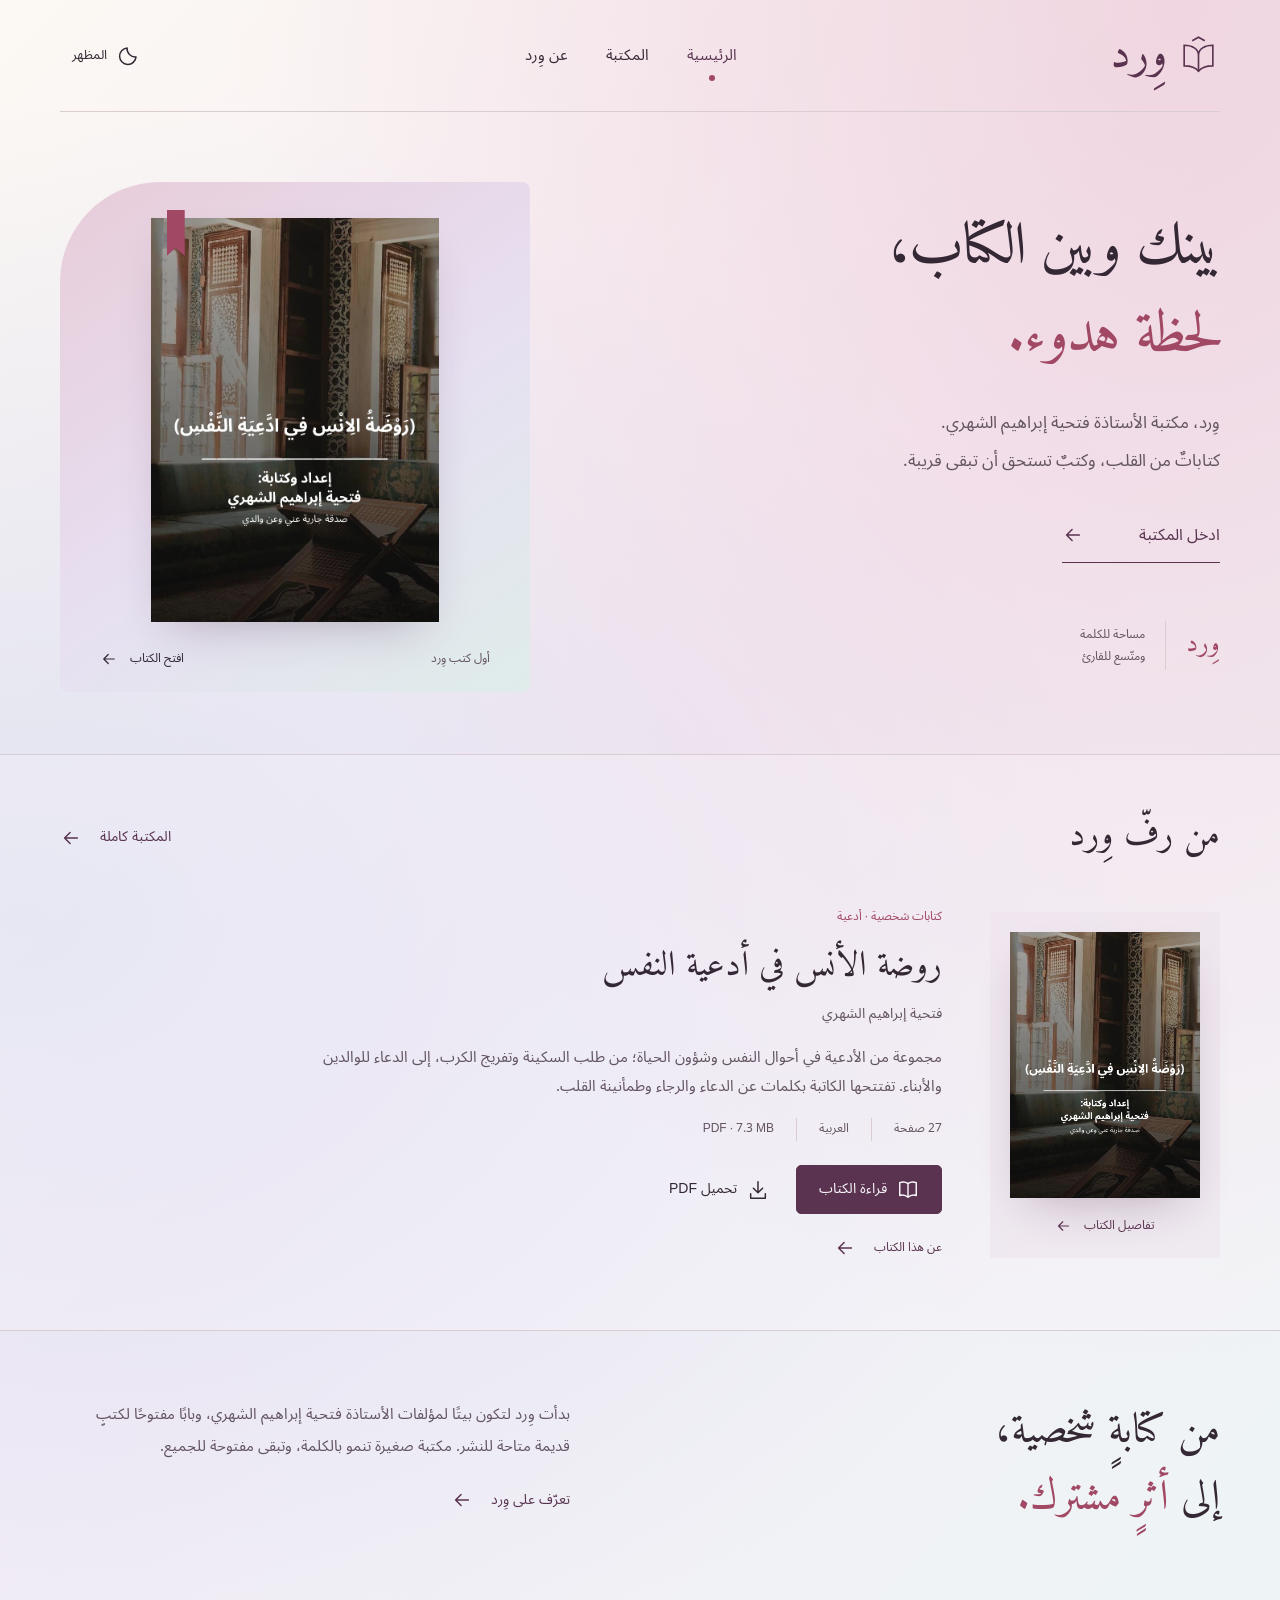
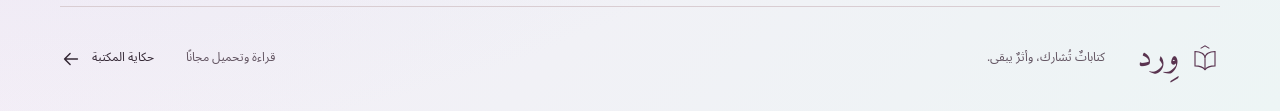
<file: index.html>
<!doctype html><html lang="ar" dir="rtl"><head><meta charset="utf-8"><meta name="viewport" content="width=device-width,initial-scale=1"><title>مكتبة تقرأ على مهل | وِرد</title><meta name="description" content="وِرد، مكتبة عربية لمؤلفات فتحية إبراهيم الشهري والكتب القديمة المتاحة مجانًا."><meta name="theme-color" content="#f9f6f2"><link rel="icon" href="assets/favicon.svg" type="image/svg+xml"><link rel="preload" href="assets/fonts/amiri.woff2" as="font" type="font/woff2" crossorigin><link rel="preload" href="assets/fonts/sans.woff2" as="font" type="font/woff2" crossorigin><link rel="stylesheet" href="styles.css?v=wird-speed-4"><script src="catalog.js?v=wird-speed-4" defer></script><script>(()=>{try{const saved=localStorage.getItem('wird-theme');document.documentElement.dataset.theme=saved||(matchMedia('(prefers-color-scheme: dark)').matches?'dark':'light')}catch{document.documentElement.dataset.theme='light'}})();</script><script src="app.js?v=wird-speed-4" defer></script></head><body class="page-home"><a class="skip" href="#main">انتقل إلى المحتوى</a><header class="site-header shell"><a class="brand" href="index.html" aria-label="وِرد، الرئيسية"><span class="logo-mark" aria-hidden="true"><svg viewBox="0 0 48 48" fill="none"><path d="M8 12c9 0 16 4 16 11C24 16 31 12 40 12v23c-7 0-13 2-16 6-3-4-9-6-16-6Z" stroke="currentColor" stroke-width="1.8"/><path d="M24 23v18M17 7l7-4 7 4" stroke="currentColor" stroke-width="1.8"/></svg></span><span class="wordmark">وِرد</span></a><nav aria-label="التنقل الرئيسي"><a href="index.html" aria-current="page">الرئيسية</a><a href="library.html" >المكتبة</a><a href="about.html" >عن وِرد</a></nav><button class="theme-toggle" aria-label="تفعيل المظهر الداكن" title="تغيير المظهر"><svg viewBox="0 0 24 24" fill="none" stroke="currentColor" stroke-width="1.6" stroke-linecap="round" stroke-linejoin="round" aria-hidden="true"><path d="M20.8 13A9 9 0 0 1 11 3.2 9 9 0 1 0 20.8 13Z"/></svg><span>المظهر</span></button></header><main id="main"><section class="home-intro shell"><div class="intro-copy"><h1>بينك وبين الكتاب،<br><em>لحظة هدوء.</em></h1><p>وِرد، مكتبة الأستاذة فتحية إبراهيم الشهري.<br>كتاباتٌ من القلب، وكتبٌ تستحق أن تبقى قريبة.</p><a class="browse-link" href="library.html">ادخل المكتبة <svg viewBox="0 0 24 24" fill="none" stroke="currentColor" stroke-width="1.6" stroke-linecap="round" stroke-linejoin="round" aria-hidden="true"><path d="M19 12H5m6-6-6 6 6 6"/></svg></a><div class="intro-note"><span class="small-mark" aria-hidden="true">وِرد</span><span>مساحة للكلمة<br>ومتّسع للقارئ</span></div></div><div class="featured"><a href="book.html" class="featured-cover"><img fetchpriority="high" decoding="async" class="" src="covers/rawdat-al-uns.webp" alt="الغلاف الأصلي لكتاب روضة الأنس في أدعية النفس" width="715" height="1000"><span class="book-ribbon" aria-hidden="true"></span></a><div class="featured-caption"><span>أول كتب وِرد</span><a href="reader.html">افتح الكتاب <svg viewBox="0 0 24 24" fill="none" stroke="currentColor" stroke-width="1.6" stroke-linecap="round" stroke-linejoin="round" aria-hidden="true"><path d="M19 12H5m6-6-6 6 6 6"/></svg></a></div></div></section><section class="home-shelf"><div class="shell"><div class="section-heading"><h2>من رفّ وِرد</h2><a class="underlink" href="library.html">المكتبة كاملة <svg viewBox="0 0 24 24" fill="none" stroke="currentColor" stroke-width="1.6" stroke-linecap="round" stroke-linejoin="round" aria-hidden="true"><path d="M19 12H5m6-6-6 6 6 6"/></svg></a></div><article class="book-entry"><a href="book.html" class="book-image"><img class="" src="covers/rawdat-al-uns.webp" alt="الغلاف الأصلي لكتاب روضة الأنس في أدعية النفس" width="715" height="1000"><span class="cover-open">تفاصيل الكتاب <svg viewBox="0 0 24 24" fill="none" stroke="currentColor" stroke-width="1.6" stroke-linecap="round" stroke-linejoin="round" aria-hidden="true"><path d="M19 12H5m6-6-6 6 6 6"/></svg></span></a><div class="entry-copy"><span class="category-label">كتابات شخصية · أدعية</span><h2><a href="book.html">روضة الأنس في أدعية النفس</a></h2><p class="author">فتحية إبراهيم الشهري</p><p>مجموعة من الأدعية في أحوال النفس وشؤون الحياة؛ من طلب السكينة وتفريج الكرب، إلى الدعاء للوالدين والأبناء. تفتتحها الكاتبة بكلمات عن الدعاء والرجاء وطمأنينة القلب.</p><div class="metadata">27 صفحة <span>العربية</span><span>PDF · 7.3 MB</span></div><div class="actions "><a class="button primary" href="reader.html"><svg viewBox="0 0 24 24" fill="none" stroke="currentColor" stroke-width="1.6" stroke-linecap="round" stroke-linejoin="round" aria-hidden="true"><path d="M12 5v15m0-15C8 2 3 4 3 4v14s5-2 9 2c4-4 9-2 9-2V4s-5-2-9 1Z"/></svg>قراءة الكتاب</a><a class="button text-button" href="books/rawdat-al-uns.pdf" download="روضة الأنس في أدعية النفس.pdf"><svg viewBox="0 0 24 24" fill="none" stroke="currentColor" stroke-width="1.6" stroke-linecap="round" stroke-linejoin="round" aria-hidden="true"><path d="M12 3v12m-5-5 5 5 5-5M4 16v5h16v-5"/></svg>تحميل PDF</a></div><a class="underlink" href="book.html">عن هذا الكتاب <svg viewBox="0 0 24 24" fill="none" stroke="currentColor" stroke-width="1.6" stroke-linecap="round" stroke-linejoin="round" aria-hidden="true"><path d="M19 12H5m6-6-6 6 6 6"/></svg></a></div></article></div></section><section class="about-invitation shell"><p>من كتابةٍ شخصية،<br>إلى <em>أثرٍ مشترك.</em></p><div><p>بدأت وِرد لتكون بيتًا لمؤلفات الأستاذة فتحية إبراهيم الشهري، وبابًا مفتوحًا لكتبٍ قديمة متاحة للنشر. مكتبة صغيرة تنمو بالكلمة، وتبقى مفتوحة للجميع.</p><a class="underlink" href="about.html">تعرّف على وِرد <svg viewBox="0 0 24 24" fill="none" stroke="currentColor" stroke-width="1.6" stroke-linecap="round" stroke-linejoin="round" aria-hidden="true"><path d="M19 12H5m6-6-6 6 6 6"/></svg></a></div></section></main><footer class="shell site-footer"><a href="index.html" class="brand footer-logo" aria-label="وِرد، الرئيسية"><span class="logo-mark" aria-hidden="true"><svg viewBox="0 0 48 48" fill="none"><path d="M8 12c9 0 16 4 16 11C24 16 31 12 40 12v23c-7 0-13 2-16 6-3-4-9-6-16-6Z" stroke="currentColor" stroke-width="1.8"/><path d="M24 23v18M17 7l7-4 7 4" stroke="currentColor" stroke-width="1.8"/></svg></span><span class="wordmark">وِرد</span></a><p>كتاباتٌ تُشارك، وأثرٌ يبقى.</p><span>قراءة وتحميل مجانًا</span><a href="about.html">حكاية المكتبة <svg viewBox="0 0 24 24" fill="none" stroke="currentColor" stroke-width="1.6" stroke-linecap="round" stroke-linejoin="round" aria-hidden="true"><path d="M19 12H5m6-6-6 6 6 6"/></svg></a></footer></body></html>
</file>
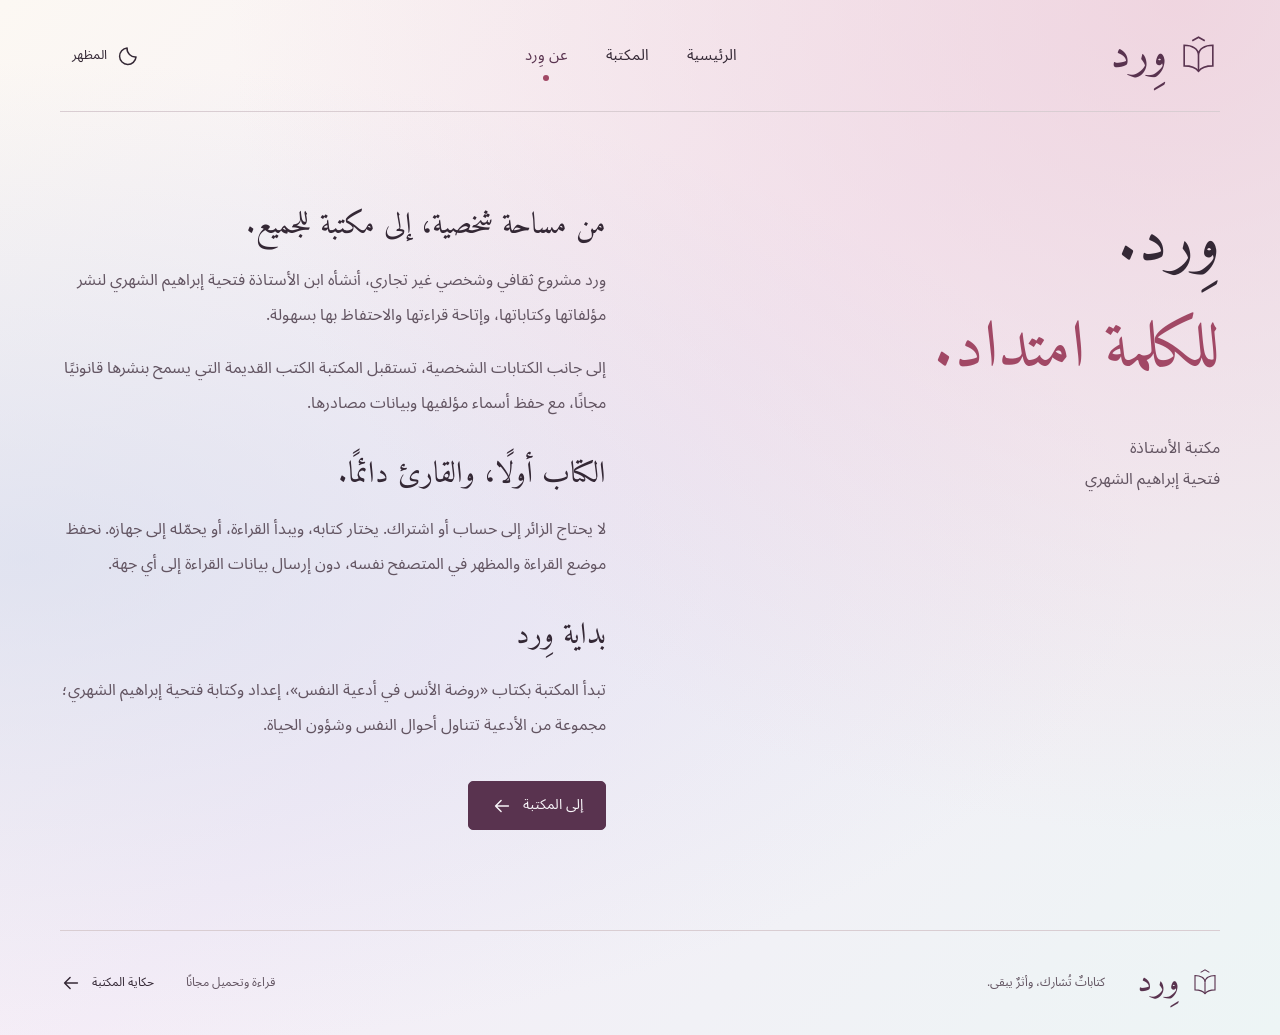
<file: about.html>
<!doctype html><html lang="ar" dir="rtl"><head><meta charset="utf-8"><meta name="viewport" content="width=device-width,initial-scale=1"><title>عن وِرد | وِرد</title><meta name="description" content="وِرد، مكتبة عربية لمؤلفات فتحية إبراهيم الشهري والكتب القديمة المتاحة مجانًا."><meta name="theme-color" content="#f9f6f2"><link rel="icon" href="assets/favicon.svg" type="image/svg+xml"><link rel="preload" href="assets/fonts/amiri.woff2" as="font" type="font/woff2" crossorigin><link rel="preload" href="assets/fonts/sans.woff2" as="font" type="font/woff2" crossorigin><link rel="stylesheet" href="styles.css?v=wird-speed-4"><script src="catalog.js?v=wird-speed-4" defer></script><script>(()=>{try{const saved=localStorage.getItem('wird-theme');document.documentElement.dataset.theme=saved||(matchMedia('(prefers-color-scheme: dark)').matches?'dark':'light')}catch{document.documentElement.dataset.theme='light'}})();</script><script src="app.js?v=wird-speed-4" defer></script></head><body class="page-about"><a class="skip" href="#main">انتقل إلى المحتوى</a><header class="site-header shell"><a class="brand" href="index.html" aria-label="وِرد، الرئيسية"><span class="logo-mark" aria-hidden="true"><svg viewBox="0 0 48 48" fill="none"><path d="M8 12c9 0 16 4 16 11C24 16 31 12 40 12v23c-7 0-13 2-16 6-3-4-9-6-16-6Z" stroke="currentColor" stroke-width="1.8"/><path d="M24 23v18M17 7l7-4 7 4" stroke="currentColor" stroke-width="1.8"/></svg></span><span class="wordmark">وِرد</span></a><nav aria-label="التنقل الرئيسي"><a href="index.html" >الرئيسية</a><a href="library.html" >المكتبة</a><a href="about.html" aria-current="page">عن وِرد</a></nav><button class="theme-toggle" aria-label="تفعيل المظهر الداكن" title="تغيير المظهر"><svg viewBox="0 0 24 24" fill="none" stroke="currentColor" stroke-width="1.6" stroke-linecap="round" stroke-linejoin="round" aria-hidden="true"><path d="M20.8 13A9 9 0 0 1 11 3.2 9 9 0 1 0 20.8 13Z"/></svg><span>المظهر</span></button></header><main id="main"><section class="shell about-page"><div class="about-title"><h1>وِرد.<br><em>للكلمة امتداد.</em></h1><p>مكتبة الأستاذة<br>فتحية إبراهيم الشهري</p></div><div class="about-body"><h2>من مساحة شخصية، إلى مكتبة للجميع.</h2><p>وِرد مشروع ثقافي وشخصي غير تجاري، أنشأه ابن الأستاذة فتحية إبراهيم الشهري لنشر مؤلفاتها وكتاباتها، وإتاحة قراءتها والاحتفاظ بها بسهولة.</p><p>إلى جانب الكتابات الشخصية، تستقبل المكتبة الكتب القديمة التي يسمح بنشرها قانونيًا مجانًا، مع حفظ أسماء مؤلفيها وبيانات مصادرها.</p><h2>الكتاب أولًا، والقارئ دائمًا.</h2><p>لا يحتاج الزائر إلى حساب أو اشتراك. يختار كتابه، ويبدأ القراءة، أو يحمّله إلى جهازه. نحفظ موضع القراءة والمظهر في المتصفح نفسه، دون إرسال بيانات القراءة إلى أي جهة.</p><h2>بداية وِرد</h2><p>تبدأ المكتبة بكتاب «روضة الأنس في أدعية النفس»، إعداد وكتابة فتحية إبراهيم الشهري؛ مجموعة من الأدعية تتناول أحوال النفس وشؤون الحياة.</p><a class="button primary" href="library.html">إلى المكتبة <svg viewBox="0 0 24 24" fill="none" stroke="currentColor" stroke-width="1.6" stroke-linecap="round" stroke-linejoin="round" aria-hidden="true"><path d="M19 12H5m6-6-6 6 6 6"/></svg></a></div></section></main><footer class="shell site-footer"><a href="index.html" class="brand footer-logo" aria-label="وِرد، الرئيسية"><span class="logo-mark" aria-hidden="true"><svg viewBox="0 0 48 48" fill="none"><path d="M8 12c9 0 16 4 16 11C24 16 31 12 40 12v23c-7 0-13 2-16 6-3-4-9-6-16-6Z" stroke="currentColor" stroke-width="1.8"/><path d="M24 23v18M17 7l7-4 7 4" stroke="currentColor" stroke-width="1.8"/></svg></span><span class="wordmark">وِرد</span></a><p>كتاباتٌ تُشارك، وأثرٌ يبقى.</p><span>قراءة وتحميل مجانًا</span><a href="about.html">حكاية المكتبة <svg viewBox="0 0 24 24" fill="none" stroke="currentColor" stroke-width="1.6" stroke-linecap="round" stroke-linejoin="round" aria-hidden="true"><path d="M19 12H5m6-6-6 6 6 6"/></svg></a></footer></body></html>
</file>
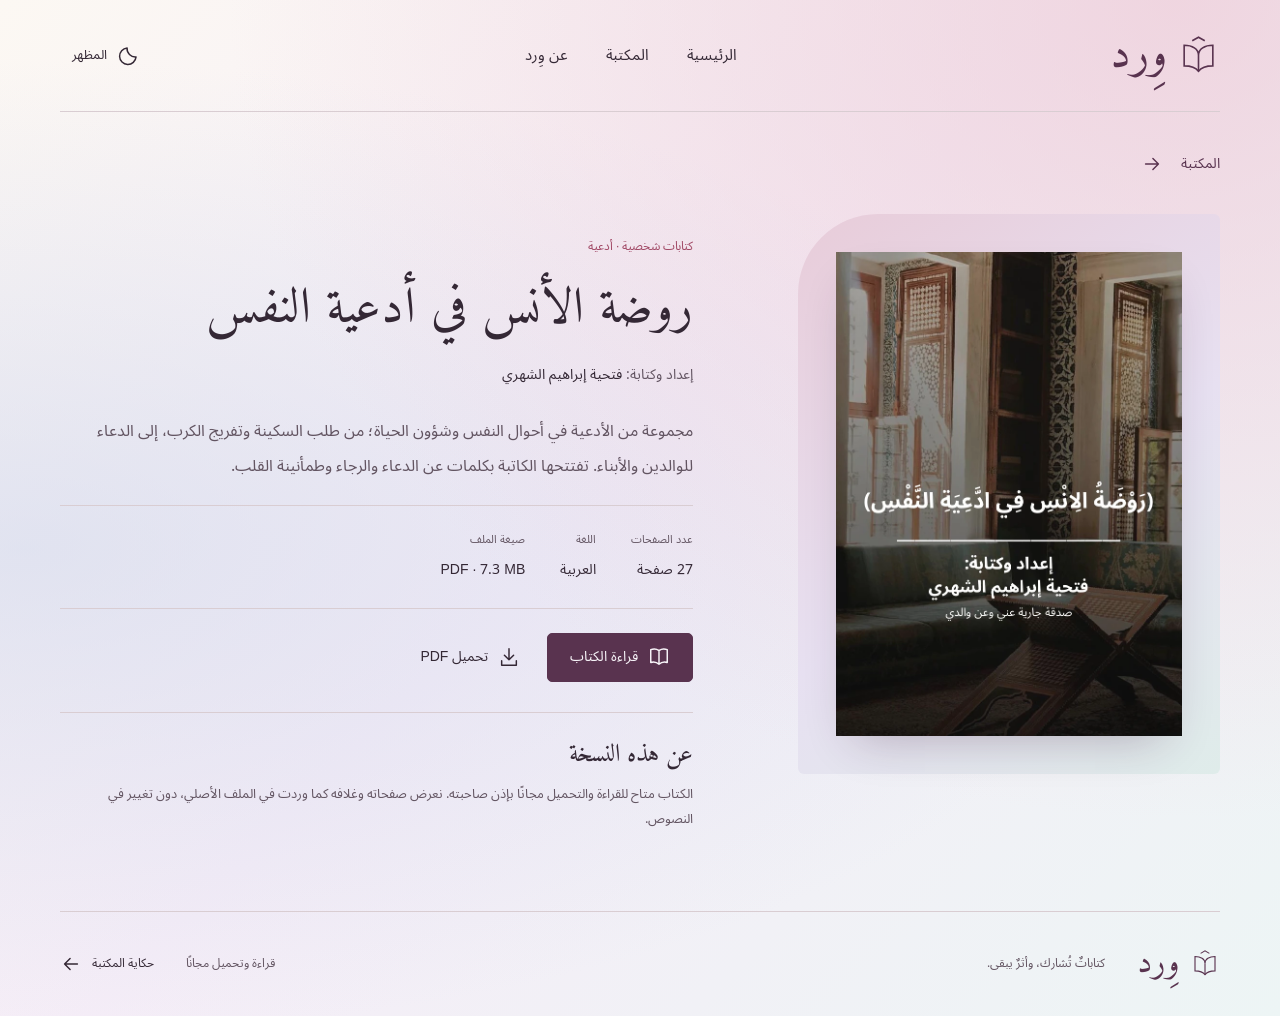
<file: book.html>
<!doctype html><html lang="ar" dir="rtl"><head><meta charset="utf-8"><meta name="viewport" content="width=device-width,initial-scale=1"><title>روضة الأنس في أدعية النفس | وِرد</title><meta name="description" content="وِرد، مكتبة عربية لمؤلفات فتحية إبراهيم الشهري والكتب القديمة المتاحة مجانًا."><meta name="theme-color" content="#f9f6f2"><link rel="icon" href="assets/favicon.svg" type="image/svg+xml"><link rel="preload" href="assets/fonts/amiri.woff2" as="font" type="font/woff2" crossorigin><link rel="preload" href="assets/fonts/sans.woff2" as="font" type="font/woff2" crossorigin><link rel="stylesheet" href="styles.css?v=wird-speed-4"><script src="catalog.js?v=wird-speed-4" defer></script><script>(()=>{try{const saved=localStorage.getItem('wird-theme');document.documentElement.dataset.theme=saved||(matchMedia('(prefers-color-scheme: dark)').matches?'dark':'light')}catch{document.documentElement.dataset.theme='light'}})();</script><script src="app.js?v=wird-speed-4" defer></script></head><body class="page-book"><a class="skip" href="#main">انتقل إلى المحتوى</a><header class="site-header shell"><a class="brand" href="index.html" aria-label="وِرد، الرئيسية"><span class="logo-mark" aria-hidden="true"><svg viewBox="0 0 48 48" fill="none"><path d="M8 12c9 0 16 4 16 11C24 16 31 12 40 12v23c-7 0-13 2-16 6-3-4-9-6-16-6Z" stroke="currentColor" stroke-width="1.8"/><path d="M24 23v18M17 7l7-4 7 4" stroke="currentColor" stroke-width="1.8"/></svg></span><span class="wordmark">وِرد</span></a><nav aria-label="التنقل الرئيسي"><a href="index.html" >الرئيسية</a><a href="library.html" >المكتبة</a><a href="about.html" >عن وِرد</a></nav><button class="theme-toggle" aria-label="تفعيل المظهر الداكن" title="تغيير المظهر"><svg viewBox="0 0 24 24" fill="none" stroke="currentColor" stroke-width="1.6" stroke-linecap="round" stroke-linejoin="round" aria-hidden="true"><path d="M20.8 13A9 9 0 0 1 11 3.2 9 9 0 1 0 20.8 13Z"/></svg><span>المظهر</span></button></header><main id="main"><section class="shell book-detail"><a class="underlink breadcrumb" href="library.html">المكتبة <svg viewBox="0 0 24 24" fill="none" stroke="currentColor" stroke-width="1.6" stroke-linecap="round" stroke-linejoin="round" aria-hidden="true"><path d="M19 12H5m6-6-6 6 6 6"/></svg></a><div class="detail-layout"><div class="detail-cover"><img class="" src="covers/rawdat-al-uns.webp" alt="الغلاف الأصلي لكتاب روضة الأنس في أدعية النفس" width="715" height="1000"></div><div class="detail-copy"><span class="category-label">كتابات شخصية · أدعية</span><h1>روضة الأنس في أدعية النفس</h1><p class="author">إعداد وكتابة: <strong>فتحية إبراهيم الشهري</strong></p><p class="description">مجموعة من الأدعية في أحوال النفس وشؤون الحياة؛ من طلب السكينة وتفريج الكرب، إلى الدعاء للوالدين والأبناء. تفتتحها الكاتبة بكلمات عن الدعاء والرجاء وطمأنينة القلب.</p><dl class="book-facts"><div><dt>عدد الصفحات</dt><dd>27 صفحة</dd></div><div><dt>اللغة</dt><dd>العربية</dd></div><div><dt>صيغة الملف</dt><dd>PDF · 7.3 MB</dd></div></dl><div class="actions "><a class="button primary" href="reader.html"><svg viewBox="0 0 24 24" fill="none" stroke="currentColor" stroke-width="1.6" stroke-linecap="round" stroke-linejoin="round" aria-hidden="true"><path d="M12 5v15m0-15C8 2 3 4 3 4v14s5-2 9 2c4-4 9-2 9-2V4s-5-2-9 1Z"/></svg>قراءة الكتاب</a><a class="button text-button" href="books/rawdat-al-uns.pdf" download="روضة الأنس في أدعية النفس.pdf"><svg viewBox="0 0 24 24" fill="none" stroke="currentColor" stroke-width="1.6" stroke-linecap="round" stroke-linejoin="round" aria-hidden="true"><path d="M12 3v12m-5-5 5 5 5-5M4 16v5h16v-5"/></svg>تحميل PDF</a></div><p class="reading-progress" id="reading-progress"></p><div class="book-note"><h2>عن هذه النسخة</h2><p>الكتاب متاح للقراءة والتحميل مجانًا بإذن صاحبته. نعرض صفحاته وغلافه كما وردت في الملف الأصلي، دون تغيير في النصوص أو الأدعية.</p></div></div></div></section></main><footer class="shell site-footer"><a href="index.html" class="brand footer-logo" aria-label="وِرد، الرئيسية"><span class="logo-mark" aria-hidden="true"><svg viewBox="0 0 48 48" fill="none"><path d="M8 12c9 0 16 4 16 11C24 16 31 12 40 12v23c-7 0-13 2-16 6-3-4-9-6-16-6Z" stroke="currentColor" stroke-width="1.8"/><path d="M24 23v18M17 7l7-4 7 4" stroke="currentColor" stroke-width="1.8"/></svg></span><span class="wordmark">وِرد</span></a><p>كتاباتٌ تُشارك، وأثرٌ يبقى.</p><span>قراءة وتحميل مجانًا</span><a href="about.html">حكاية المكتبة <svg viewBox="0 0 24 24" fill="none" stroke="currentColor" stroke-width="1.6" stroke-linecap="round" stroke-linejoin="round" aria-hidden="true"><path d="M19 12H5m6-6-6 6 6 6"/></svg></a></footer></body></html>
</file>
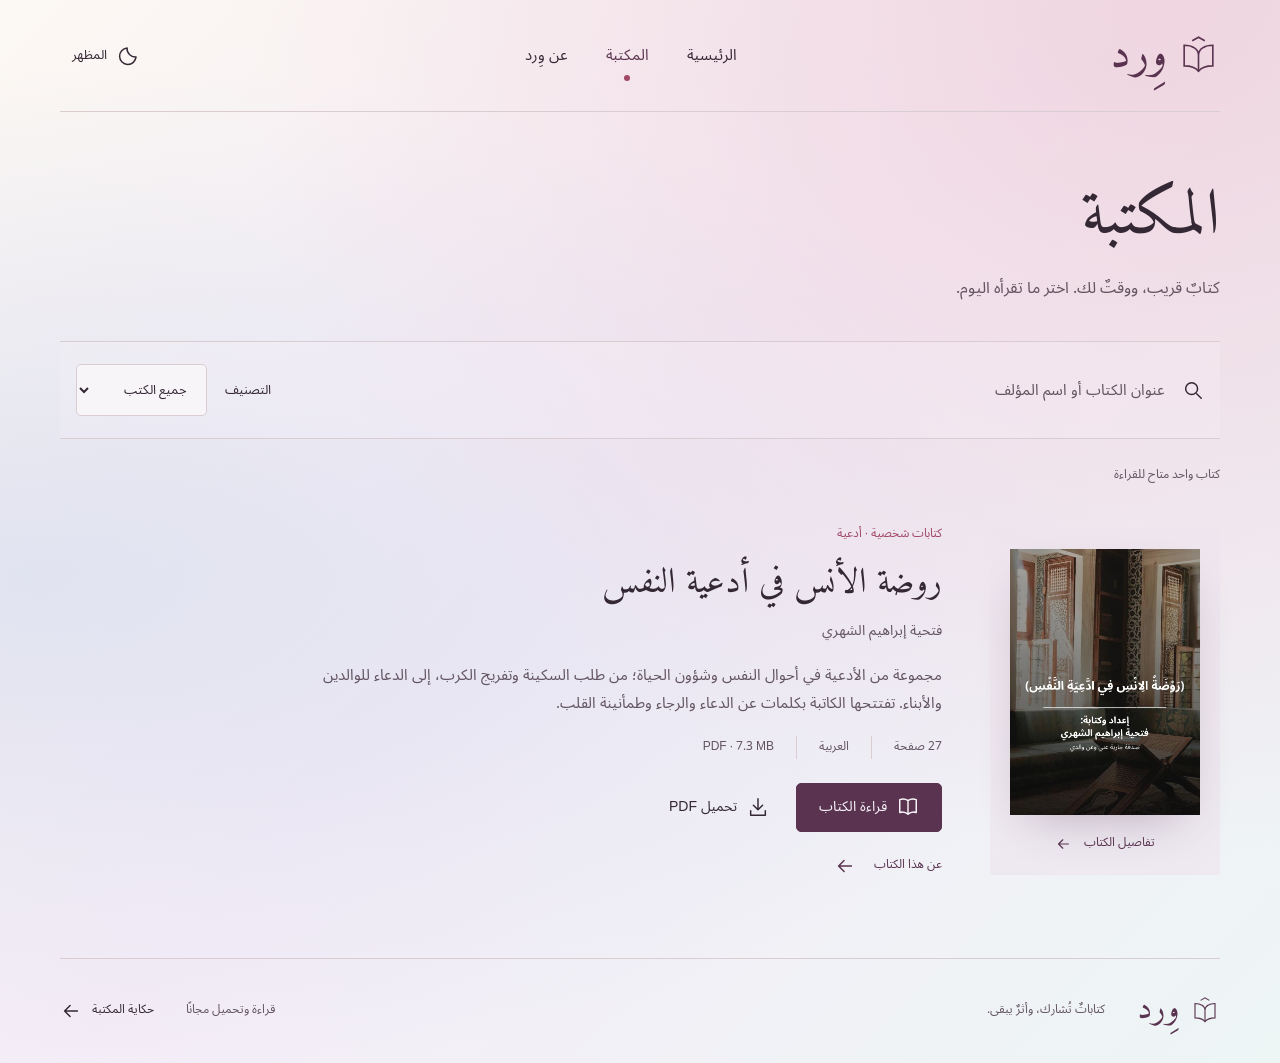
<file: library.html>
<!doctype html><html lang="ar" dir="rtl"><head><meta charset="utf-8"><meta name="viewport" content="width=device-width,initial-scale=1"><title>المكتبة | وِرد</title><meta name="description" content="وِرد، مكتبة عربية لمؤلفات فتحية إبراهيم الشهري والكتب القديمة المتاحة مجانًا."><meta name="theme-color" content="#f9f6f2"><link rel="icon" href="assets/favicon.svg" type="image/svg+xml"><link rel="preload" href="assets/fonts/amiri.woff2" as="font" type="font/woff2" crossorigin><link rel="preload" href="assets/fonts/sans.woff2" as="font" type="font/woff2" crossorigin><link rel="stylesheet" href="styles.css?v=wird-speed-4"><script src="catalog.js?v=wird-speed-4" defer></script><script>(()=>{try{const saved=localStorage.getItem('wird-theme');document.documentElement.dataset.theme=saved||(matchMedia('(prefers-color-scheme: dark)').matches?'dark':'light')}catch{document.documentElement.dataset.theme='light'}})();</script><script src="app.js?v=wird-speed-4" defer></script></head><body class="page-library"><a class="skip" href="#main">انتقل إلى المحتوى</a><header class="site-header shell"><a class="brand" href="index.html" aria-label="وِرد، الرئيسية"><span class="logo-mark" aria-hidden="true"><svg viewBox="0 0 48 48" fill="none"><path d="M8 12c9 0 16 4 16 11C24 16 31 12 40 12v23c-7 0-13 2-16 6-3-4-9-6-16-6Z" stroke="currentColor" stroke-width="1.8"/><path d="M24 23v18M17 7l7-4 7 4" stroke="currentColor" stroke-width="1.8"/></svg></span><span class="wordmark">وِرد</span></a><nav aria-label="التنقل الرئيسي"><a href="index.html" >الرئيسية</a><a href="library.html" aria-current="page">المكتبة</a><a href="about.html" >عن وِرد</a></nav><button class="theme-toggle" aria-label="تفعيل المظهر الداكن" title="تغيير المظهر"><svg viewBox="0 0 24 24" fill="none" stroke="currentColor" stroke-width="1.6" stroke-linecap="round" stroke-linejoin="round" aria-hidden="true"><path d="M20.8 13A9 9 0 0 1 11 3.2 9 9 0 1 0 20.8 13Z"/></svg><span>المظهر</span></button></header><main id="main"><section class="shell page-heading"><h1>المكتبة</h1><p>كتابٌ قريب، ووقتٌ لك. اختر ما تقرأه اليوم.</p></section><section class="shell library-content"><div class="library-tools"><label class="search-field"><svg viewBox="0 0 24 24" fill="none" stroke="currentColor" stroke-width="1.6" stroke-linecap="round" stroke-linejoin="round" aria-hidden="true"><circle cx="10.5" cy="10.5" r="6.5"/><path d="m16 16 5 5"/></svg><span class="sr-only">ابحث بعنوان الكتاب أو اسم المؤلف</span><input id="search" type="search" placeholder="عنوان الكتاب أو اسم المؤلف" autocomplete="off"></label><label class="category-select">التصنيف<select id="category"><option value="all">جميع الكتب</option><option value="personal">كتابات شخصية</option><option value="heritage">كتب قديمة</option></select></label></div><p class="result-count" id="result-count" role="status">كتاب واحد متاح للقراءة</p><div id="book-results"><article class="book-entry"><a href="book.html" class="book-image"><img class="" src="covers/rawdat-al-uns.webp" alt="الغلاف الأصلي لكتاب روضة الأنس في أدعية النفس" width="715" height="1000"><span class="cover-open">تفاصيل الكتاب <svg viewBox="0 0 24 24" fill="none" stroke="currentColor" stroke-width="1.6" stroke-linecap="round" stroke-linejoin="round" aria-hidden="true"><path d="M19 12H5m6-6-6 6 6 6"/></svg></span></a><div class="entry-copy"><span class="category-label">كتابات شخصية · أدعية</span><h2><a href="book.html">روضة الأنس في أدعية النفس</a></h2><p class="author">فتحية إبراهيم الشهري</p><p>مجموعة من الأدعية في أحوال النفس وشؤون الحياة؛ من طلب السكينة وتفريج الكرب، إلى الدعاء للوالدين والأبناء. تفتتحها الكاتبة بكلمات عن الدعاء والرجاء وطمأنينة القلب.</p><div class="metadata">27 صفحة <span>العربية</span><span>PDF · 7.3 MB</span></div><div class="actions "><a class="button primary" href="reader.html"><svg viewBox="0 0 24 24" fill="none" stroke="currentColor" stroke-width="1.6" stroke-linecap="round" stroke-linejoin="round" aria-hidden="true"><path d="M12 5v15m0-15C8 2 3 4 3 4v14s5-2 9 2c4-4 9-2 9-2V4s-5-2-9 1Z"/></svg>قراءة الكتاب</a><a class="button text-button" href="books/rawdat-al-uns.pdf" download="روضة الأنس في أدعية النفس.pdf"><svg viewBox="0 0 24 24" fill="none" stroke="currentColor" stroke-width="1.6" stroke-linecap="round" stroke-linejoin="round" aria-hidden="true"><path d="M12 3v12m-5-5 5 5 5-5M4 16v5h16v-5"/></svg>تحميل PDF</a></div><a class="underlink" href="book.html">عن هذا الكتاب <svg viewBox="0 0 24 24" fill="none" stroke="currentColor" stroke-width="1.6" stroke-linecap="round" stroke-linejoin="round" aria-hidden="true"><path d="M19 12H5m6-6-6 6 6 6"/></svg></a></div></article></div><div class="empty" id="empty" hidden><h2>لا توجد كتب مطابقة</h2><p>جرّب عنوانًا آخر أو اعرض جميع التصنيفات.</p><button class="button" id="reset-search">عرض جميع الكتب</button></div></section></main><footer class="shell site-footer"><a href="index.html" class="brand footer-logo" aria-label="وِرد، الرئيسية"><span class="logo-mark" aria-hidden="true"><svg viewBox="0 0 48 48" fill="none"><path d="M8 12c9 0 16 4 16 11C24 16 31 12 40 12v23c-7 0-13 2-16 6-3-4-9-6-16-6Z" stroke="currentColor" stroke-width="1.8"/><path d="M24 23v18M17 7l7-4 7 4" stroke="currentColor" stroke-width="1.8"/></svg></span><span class="wordmark">وِرد</span></a><p>كتاباتٌ تُشارك، وأثرٌ يبقى.</p><span>قراءة وتحميل مجانًا</span><a href="about.html">حكاية المكتبة <svg viewBox="0 0 24 24" fill="none" stroke="currentColor" stroke-width="1.6" stroke-linecap="round" stroke-linejoin="round" aria-hidden="true"><path d="M19 12H5m6-6-6 6 6 6"/></svg></a></footer></body></html>
</file>
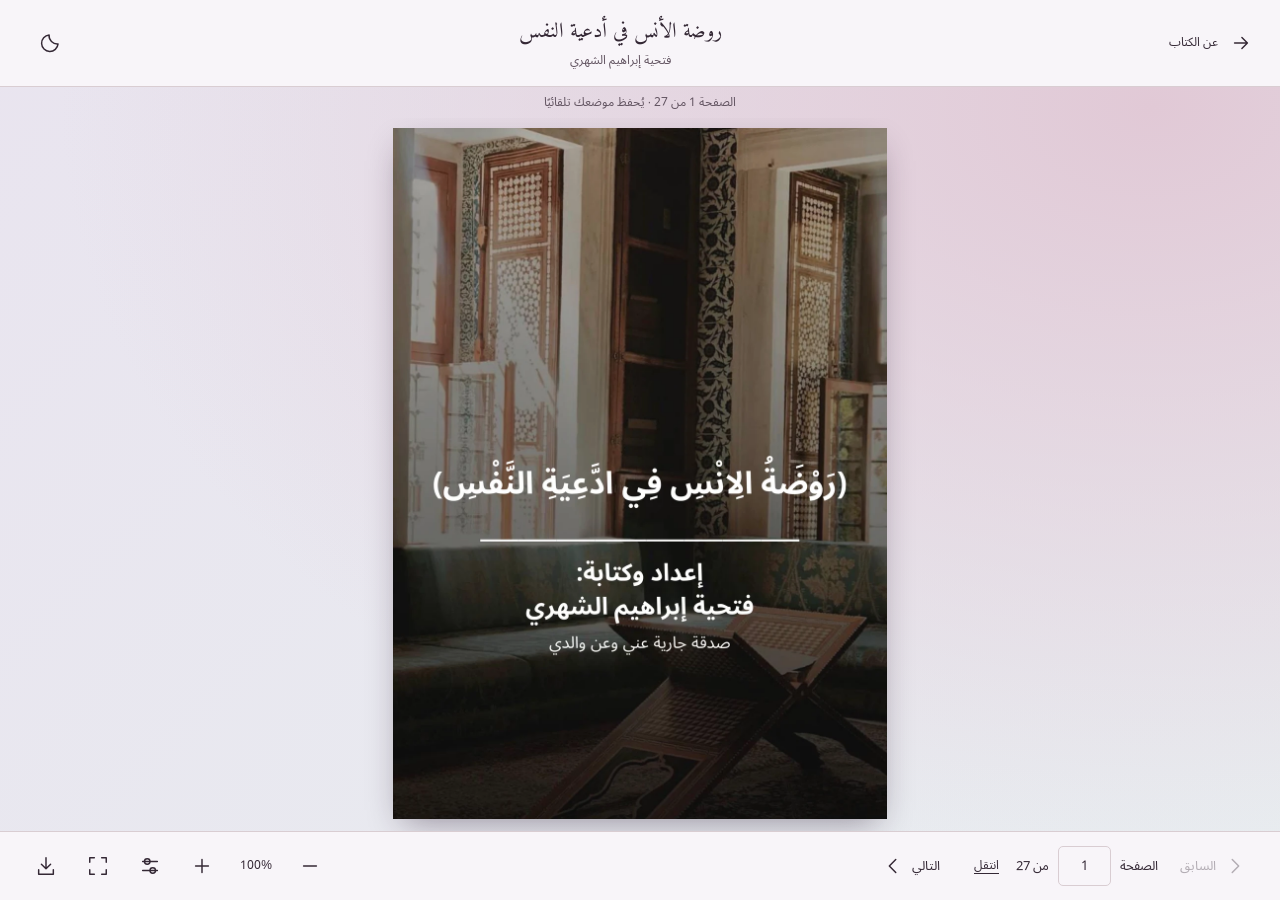
<file: reader.html>
<!doctype html><html lang="ar" dir="rtl"><head><meta charset="utf-8"><meta name="viewport" content="width=device-width,initial-scale=1"><title>قراءة روضة الأنس في أدعية النفس | وِرد</title><link rel="icon" href="assets/favicon.svg"><link rel="preload" href="assets/fonts/amiri.woff2" as="font" type="font/woff2" crossorigin><link rel="preload" href="assets/fonts/sans.woff2" as="font" type="font/woff2" crossorigin><link rel="stylesheet" href="styles.css?v=wird-speed-4"><script src="catalog.js?v=wird-speed-4" defer></script><script>(()=>{try{const saved=localStorage.getItem('wird-theme');document.documentElement.dataset.theme=saved||(matchMedia('(prefers-color-scheme: dark)').matches?'dark':'light')}catch{document.documentElement.dataset.theme='light'}})();</script><script src="app.js?v=wird-speed-4" defer></script><script src="reader.js?v=reader-speed-4" defer></script><script>setTimeout(function(){if(!window.wirdReaderStarted){document.getElementById("reader-status").textContent="تعذّر بدء القارئ";document.getElementById("reader-error").hidden=false;}},12000);</script></head><body class="page-reader"><a class="skip" href="#main">انتقل إلى الكتاب</a><div class="reader-app" id="reader-app"><header class="reader-header"><a class="reader-back" href="book.html"><svg viewBox="0 0 24 24" fill="none" stroke="currentColor" stroke-width="1.6" stroke-linecap="round" stroke-linejoin="round" aria-hidden="true"><path d="M19 12H5m6-6-6 6 6 6"/></svg><span>عن الكتاب</span></a><div><h1>روضة الأنس في أدعية النفس</h1><p>فتحية إبراهيم الشهري</p></div><button class="theme-toggle icon-button" aria-label="تفعيل المظهر الداكن"><svg viewBox="0 0 24 24" fill="none" stroke="currentColor" stroke-width="1.6" stroke-linecap="round" stroke-linejoin="round" aria-hidden="true"><path d="M20.8 13A9 9 0 0 1 11 3.2 9 9 0 1 0 20.8 13Z"/></svg></button></header><main id="main" class="reader-main" aria-describedby="accessible-reader-note"><p id="accessible-reader-note" class="sr-only">يعرض القارئ صفحات الكتاب الأصلية. استخراج النص العربي من هذا الملف غير موثوق، لذلك لا تتوفر نسخة نصية مهيأة لقارئات الشاشة.</p><div class="reader-status" role="status" aria-live="polite" id="reader-status">جارٍ تجهيز الكتاب…</div><div class="page-scroll" id="page-scroll" tabindex="0" aria-label="صفحات الكتاب؛ استخدم الأسهم للتنقل"><div class="spread" id="spread"><div class="paper"><img src="covers/rawdat-al-uns.webp" alt="غلاف الكتاب" width="715" height="1000"></div></div></div><div id="reader-error" class="reader-error" hidden><p id="reader-error-text">تعذّر تجهيز القارئ. يمكنك فتح النسخة الأصلية أو إعادة المحاولة.</p><button id="retry" class="button">إعادة المحاولة</button><a class="button" data-book-file href="books/rawdat-al-uns.pdf">فتح PDF الأصلي</a></div><noscript><p class="reader-noscript">فعّل JavaScript لاستخدام القارئ، أو <a href="books/rawdat-al-uns.pdf">افتح الكتاب بصيغة PDF</a>.</p></noscript></main><footer class="reader-toolbar"><div class="page-navigation"><button id="prev" class="icon-button page-step" aria-label="الصفحة السابقة"><span>السابق</span><svg viewBox="0 0 24 24" fill="none" stroke="currentColor" stroke-width="1.6" stroke-linecap="round" stroke-linejoin="round" aria-hidden="true"><path d="m15 5-7 7 7 7"/></svg></button><form id="page-form"><label for="page-number">الصفحة</label><input id="page-number" type="number" inputmode="numeric" min="1" max="27" value="1" aria-label="رقم الصفحة"><span id="page-total">من 27</span><button type="submit" class="jump-button">انتقل</button></form><button id="next" class="icon-button page-step" aria-label="الصفحة التالية"><span>التالي</span><svg viewBox="0 0 24 24" fill="none" stroke="currentColor" stroke-width="1.6" stroke-linecap="round" stroke-linejoin="round" aria-hidden="true"><path d="m15 5-7 7 7 7"/></svg></button></div><div class="reader-utilities"><button id="zoom-out" class="icon-button" aria-label="تصغير"><svg viewBox="0 0 24 24" fill="none" stroke="currentColor" stroke-width="1.6" stroke-linecap="round" stroke-linejoin="round" aria-hidden="true"><path d="M5 12h14"/></svg></button><button id="zoom-reset" class="zoom-label" aria-label="إعادة ضبط التكبير">100%</button><button id="zoom-in" class="icon-button" aria-label="تكبير"><svg viewBox="0 0 24 24" fill="none" stroke="currentColor" stroke-width="1.6" stroke-linecap="round" stroke-linejoin="round" aria-hidden="true"><path d="M12 5v14M5 12h14"/></svg></button><button id="reader-options" class="icon-button" aria-label="خيارات القراءة" aria-expanded="false" aria-controls="options-panel"><svg viewBox="0 0 24 24" fill="none" stroke="currentColor" stroke-width="1.6" stroke-linecap="round" stroke-linejoin="round" aria-hidden="true"><path d="M4 7h16M4 17h16"/><circle cx="9" cy="7" r="3"/><circle cx="15" cy="17" r="3"/></svg></button><button id="fullscreen" class="icon-button" aria-label="ملء الشاشة"><svg viewBox="0 0 24 24" fill="none" stroke="currentColor" stroke-width="1.6" stroke-linecap="round" stroke-linejoin="round" aria-hidden="true"><path d="M8 3H3v5m13-5h5v5M3 16v5h5m13-5v5h-5"/></svg></button><a data-book-file href="books/rawdat-al-uns.pdf" download="روضة الأنس في أدعية النفس.pdf" class="icon-button" aria-label="تحميل PDF الأصلي"><svg viewBox="0 0 24 24" fill="none" stroke="currentColor" stroke-width="1.6" stroke-linecap="round" stroke-linejoin="round" aria-hidden="true"><path d="M12 3v12m-5-5 5 5 5-5M4 16v5h16v-5"/></svg></a></div></footer><section class="options-panel" id="options-panel" hidden aria-label="خيارات القراءة"><header class="options-heading"><h2>على راحتك</h2><button id="close-options" class="icon-button" aria-label="إغلاق خيارات القراءة"><svg viewBox="0 0 24 24" fill="none" stroke="currentColor" stroke-width="1.6" aria-hidden="true"><path d="m6 6 12 12M18 6 6 18"/></svg></button></header><p>تُعرض الصفحات الأصلية كما هي. استخراج النص العربي من هذا الملف قد لا يحافظ على ترتيب الكلمات لقارئات الشاشة.</p><label>عرض الصفحات<select id="spread-mode"><option value="auto">تلقائي حسب الشاشة</option><option value="single">صفحة واحدة</option><option value="double">صفحتان (شاشة واسعة)</option></select></label><label class="check-label"><input id="motion" type="checkbox">تقليب الصفحات كالكتاب</label><p>يُحفظ موضع القراءة تلقائيًا على هذا المتصفح. استخدم السهم الأيسر للتالي، والأيمن للسابق.</p><a data-book-file href="books/rawdat-al-uns.pdf">فتح النسخة الأصلية</a></section></div></body></html>
</file>
<file: styles.css>
@font-face{font-family:Amiri;src:url('assets/fonts/amiri.woff2') format('woff2'),url('assets/fonts/amiri.ttf') format('truetype');font-display:swap}@font-face{font-family:WirdSans;src:url('assets/fonts/sans.woff2') format('woff2'),url('assets/fonts/sans.ttf') format('truetype');font-display:swap}
:root{color-scheme:light;--bg:#f8f5f9;--surface:#eee5ee;--paper:#fffdfa;--ink:#342835;--muted:#6e606b;--brand:#59334f;--accent:#a14865;--line:#d9cdd2;--rose:#e8c7ce;--reader:#e9e2e3;--shadow:0 20px 45px -20px #43213f50}html[data-theme=dark]{color-scheme:dark;--bg:#211d24;--surface:#2d2530;--paper:#352b35;--ink:#f5edef;--muted:#c4b4c0;--brand:#e8b8d5;--accent:#e6a1b6;--line:#534451;--rose:#6d4258;--reader:#19161c;--shadow:0 20px 45px -20px #0009}*{box-sizing:border-box}html{scroll-behavior:smooth;scroll-padding-top:24px}body{margin:0;background:var(--bg);color:var(--ink);font-family:WirdSans,sans-serif;font-size:16px;line-height:1.9}a{color:inherit;text-decoration:none}button,input,select{font:inherit}button,a,input,select{-webkit-tap-highlight-color:transparent}button,select{cursor:pointer}button{color:inherit}button:disabled{opacity:.35;cursor:default}button{background:none;border:none}svg{width:22px;height:22px;flex-shrink:0}button svg,a svg{vertical-align:middle}img{max-width:100%;height:auto;display:block}h1,h2,h3,p{margin:0}h1,h2{font-family:Amiri,serif;font-weight:400;line-height:1.45}em{font-style:normal;color:var(--accent)}p{color:var(--muted)}::selection{background:var(--rose);color:var(--ink)}:focus-visible{outline:3px solid var(--accent);outline-offset:5px}input{caret-color:var(--accent)}*{scrollbar-color:var(--line) var(--bg);scrollbar-width:thin}.shell{width:min(1160px,calc(100% - 96px));margin-inline:auto}.skip{position:fixed;top:-90px;right:20px;z-index:100;background:var(--brand);color:var(--bg);padding:12px 24px}.skip:focus{top:10px}.sr-only{position:absolute;width:1px;height:1px;padding:0;overflow:hidden;clip:rect(0,0,0,0);white-space:nowrap}.site-header{min-height:112px;display:flex;align-items:center;justify-content:space-between;gap:28px;border-bottom:1px solid var(--line)}.brand{display:inline-flex;align-items:center;gap:10px;color:var(--brand)}.logo-mark{width:43px;height:46px}.logo-mark svg{width:100%;height:100%}.wordmark{font-family:Amiri,serif;font-size:46px;line-height:1.2}.site-header nav{display:flex;gap:38px}.site-header nav a{padding:16px 0;position:relative;font-size:15px}.site-header nav a[aria-current=page]{color:var(--brand)}.site-header nav a[aria-current=page]:after{content:'';position:absolute;bottom:5px;right:calc(50% - 3px);width:6px;height:6px;background:var(--accent);border-radius:50%}.theme-toggle{display:inline-flex;gap:10px;align-items:center;min-height:46px;padding:8px 12px;font-size:13px;border-radius:30px}.theme-toggle:hover{background:var(--surface)}.theme-toggle svg{transition:transform .4s ease}.theme-toggle:hover svg{transform:rotate(-25deg)}.home-intro{display:grid;grid-template-columns:1.15fr 1fr;gap:8%;padding-block:70px 62px;align-items:center}.intro-copy h1{font-size:clamp(46px,4.6vw,68px);line-height:1.5;letter-spacing:-.025em}.intro-copy>p{font-size:17px;line-height:2.2;margin-top:24px}.browse-link{display:inline-flex;align-items:center;gap:55px;color:var(--brand);font-size:16px;border-bottom:1px solid var(--brand);padding:12px 0;margin-top:28px}.browse-link svg{transition:transform .25s}.browse-link:hover svg{transform:translateX(-6px)}.intro-note{margin-top:58px;display:flex;align-items:center;gap:20px;color:var(--muted);font-size:12px;line-height:1.8}.small-mark{font-family:Amiri;font-size:27px;color:var(--accent);border-inline-end:1px solid var(--line);padding-inline-end:20px}.featured{background:var(--surface);padding:36px 40px 22px;position:relative;border-radius:100px 8px 8px 8px;max-width:470px;width:100%;justify-self:end}.featured-cover{position:relative;display:block;width:74%;margin:0 auto;perspective:1000px}.featured-cover img{width:100%;box-shadow:var(--shadow);transition:transform .5s cubic-bezier(.16,1,.3,1)}.featured-cover:hover img{transform:rotateY(-7deg) translateY(-4px)}.book-ribbon{position:absolute;top:-8px;left:16px;width:18px;height:46px;background:var(--accent);clip-path:polygon(0 0,100% 0,100% 100%,50% 82%,0 100%)}.featured-caption{display:flex;justify-content:space-between;gap:15px;margin-top:26px;font-size:12px}.featured-caption>span{color:var(--muted)}.featured-caption a{display:flex;gap:12px;align-items:center}.featured-caption svg{width:18px}.home-shelf{padding:56px 0 60px;border-top:1px solid var(--line);border-bottom:1px solid var(--line)}.section-heading{display:flex;justify-content:space-between;align-items:center;margin-bottom:36px}.section-heading h2{font-size:36px}.underlink{display:inline-flex;align-items:center;gap:18px;font-size:14px;color:var(--brand);min-height:44px}.underlink:hover{text-decoration:underline;text-underline-offset:7px}.book-entry{display:grid;grid-template-columns:230px minmax(0,1fr);gap:48px;align-items:center;max-width:900px}.book-image{position:relative;background:var(--surface);padding:20px;display:block}.book-image img{width:100%;box-shadow:var(--shadow)}.cover-open{display:flex;align-items:center;justify-content:center;gap:12px;font-size:12px;margin-top:17px;color:var(--brand)}.cover-open svg{width:17px}.category-label{font-size:12px;color:var(--accent)}.entry-copy h2{font-size:35px;margin:8px 0}.entry-copy .author{font-size:14px;margin-bottom:16px}.entry-copy>p:not(.author){font-size:15px;max-width:630px}.metadata{display:flex;flex-wrap:wrap;gap:22px;margin-top:18px;color:var(--muted);font-size:12px}.metadata span{border-inline-start:1px solid var(--line);padding-inline-start:22px}.actions{display:flex;gap:14px;align-items:center;flex-wrap:wrap;margin-top:24px}.button{display:inline-flex;align-items:center;justify-content:center;gap:10px;min-height:49px;padding:10px 22px;border:1px solid var(--line);border-radius:5px;font-size:14px;transition:background .2s,transform .2s}.button:hover{background:var(--surface)}.button.primary{background:var(--brand);color:var(--bg);border-color:var(--brand)}.button.primary:hover{transform:translateY(-2px)}.text-button{border-color:transparent;padding-inline:12px}.entry-copy>.underlink{margin-top:12px;font-size:12px}.about-invitation{display:grid;grid-template-columns:1fr 1fr;gap:12%;padding-block:68px 72px}.about-invitation>p{font:42px/1.6 Amiri;color:var(--ink)}.about-invitation>div>p{font-size:15px;line-height:2.1}.about-invitation .underlink{margin-top:16px}.site-footer{border-top:1px solid var(--line);padding-block:30px;display:flex;align-items:center;gap:32px;font-size:12px}.footer-logo .wordmark{font-size:34px}.footer-logo .logo-mark{width:30px;height:34px}.site-footer>span{margin-inline-start:auto;color:var(--muted)}.site-footer>a:last-child{display:flex;align-items:center;gap:10px}.page-heading{padding-top:60px;padding-bottom:38px}.page-heading h1{font-size:64px}.page-heading p{margin-top:8px}.library-content{min-height:62vh;padding-bottom:70px}.library-tools{display:flex;gap:28px;align-items:center;padding-block:22px;border-block:1px solid var(--line)}.search-field{display:flex;align-items:center;gap:14px;flex:1}.search-field input{background:none;border:0;outline-offset:4px;color:var(--ink);width:100%;padding:9px 3px;font-size:15px;min-width:0}.search-field input::placeholder{color:var(--muted);opacity:1}.category-select{display:flex;align-items:center;gap:18px;font-size:13px}select{background:var(--bg);color:var(--ink);border:1px solid var(--line);border-radius:5px;padding:10px 15px;min-height:46px}.result-count{font-size:12px;margin-block:25px 30px}.empty{text-align:center;padding:50px 15px}.empty h2{font-size:32px}.empty p{margin:12px 0 24px}.book-detail{padding-block:30px 80px}.breadcrumb svg{transform:rotate(180deg)}.detail-layout{display:grid;grid-template-columns:.8fr 1.2fr;gap:9%;margin-top:28px;align-items:start}.detail-cover{background:var(--surface);padding:38px;border-radius:80px 6px 6px 6px}.detail-cover img{box-shadow:var(--shadow);width:100%}.detail-copy{padding-top:16px}.detail-copy h1{font-size:50px;line-height:1.55;margin:12px 0}.detail-copy .author{font-size:14px}.detail-copy .author strong{font-weight:400;color:var(--ink)}.description{margin-top:26px;font-size:16px;line-height:2.15}.book-facts{display:flex;gap:35px;padding-block:24px;margin-block:22px 0;border-block:1px solid var(--line)}.book-facts dt{font-size:11px;color:var(--muted)}.book-facts dd{margin:6px 0 0;font-size:14px}.book-note{margin-top:30px;padding-top:24px;border-top:1px solid var(--line)}.book-note h2{font-size:25px;margin-bottom:9px}.book-note p{font-size:13px}.reading-progress{font-size:12px;margin-top:15px;color:var(--accent)}.about-page{display:grid;grid-template-columns:1fr 1.15fr;gap:12%;padding-block:80px 100px}.about-title h1{font-size:66px;line-height:1.6}.about-title>p{margin-top:30px}.about-body h2{font-size:30px;margin:32px 0 15px}.about-body h2:first-child{margin-top:12px}.about-body p{font-size:16px;line-height:2.2;margin-bottom:18px}.about-body .button{margin-top:20px}
/* Reader: separate, quiet workspace. */
.page-reader{height:100dvh;overflow:hidden;background:var(--reader)}.reader-app{height:100dvh;display:flex;flex-direction:column;background:var(--reader)}.reader-header{display:flex;justify-content:space-between;align-items:center;gap:18px;padding:14px 28px;background:var(--bg);border-bottom:1px solid var(--line);flex-shrink:0}.reader-back{display:flex;align-items:center;gap:12px;font-size:13px;min-height:44px}.reader-back svg{transform:rotate(180deg)}.reader-header h1{font:21px/1.7 Amiri;text-align:center}.reader-header p{text-align:center;font-size:11px}.reader-main{flex:1;min-height:0;position:relative;display:flex;flex-direction:column}.reader-status{text-align:center;color:var(--muted);font-size:11px;min-height:29px;padding:3px 15px}.page-scroll{overflow:auto;flex:1;padding:10px 28px 28px;direction:ltr;outline-offset:-4px;touch-action:pan-x pan-y pinch-zoom}.spread{display:flex;direction:rtl;justify-content:center;gap:2px;width:max-content;min-width:100%;align-items:flex-start;perspective:1600px}.paper{position:relative;flex-shrink:0;box-shadow:0 6px 22px -8px #0006;background:#fff;transform-origin:right center}.paper img,.paper canvas{display:block;width:100%;height:100%}.paper canvas{position:absolute;inset:0}.reader-toolbar{padding:12px 24px calc(12px + env(safe-area-inset-bottom));background:var(--bg);border-top:1px solid var(--line);display:flex;justify-content:space-between;align-items:center;gap:18px;flex-shrink:0}.page-navigation,.reader-utilities{display:flex;align-items:center;gap:8px}.icon-button{width:44px;height:44px;min-width:44px;display:inline-flex;align-items:center;justify-content:center;border-radius:6px}.icon-button:hover:not(:disabled){background:var(--surface)}#prev svg{transform:rotate(180deg)}#page-form{display:flex;align-items:center;gap:9px;font-size:12px}#page-number{width:53px;height:40px;border:1px solid var(--line);border-radius:5px;text-align:center;direction:ltr;background:var(--bg);color:var(--ink);appearance:textfield;-moz-appearance:textfield}#page-number::-webkit-inner-spin-button{appearance:none}.jump-button{font-size:12px;padding:7px 8px;text-decoration:underline;text-underline-offset:4px;min-height:44px}.zoom-label{font-size:12px;min-width:48px;min-height:44px;font-variant-numeric:tabular-nums}.options-panel{position:absolute;bottom:90px;left:24px;background:var(--bg);padding:24px;width:min(340px,calc(100% - 32px));border:1px solid var(--line);border-radius:10px;z-index:5;box-shadow:var(--shadow)}.options-panel h2{font-size:26px;margin-bottom:15px}.options-panel label{display:flex;justify-content:space-between;align-items:center;gap:16px;font-size:12px;margin-top:16px}.options-panel select{max-width:190px;font-size:12px}.options-panel .check-label{justify-content:flex-start;gap:10px}.check-label input{width:20px;height:20px;accent-color:var(--brand)}.options-panel p,.options-panel>a{font-size:11px;line-height:1.9;margin-top:16px;display:block}.options-panel>a{text-decoration:underline}.reader-error{position:absolute;inset:40px 20px auto;background:var(--bg);padding:24px;text-align:center;z-index:3}.reader-error p{margin-bottom:20px}.reader-error .button{margin:5px}.reader-app:fullscreen{height:100dvh}.reader-app:fullscreen .reader-header{display:none}[hidden]{display:none!important}
@media(min-width:1500px){.home-intro{padding-block:86px}.featured{max-width:470px}}@media(max-width:900px){.shell{width:calc(100% - 48px)}.home-intro{gap:5%;padding-block:48px}.intro-copy h1{font-size:45px}.featured{padding:32px 20px 18px;border-top-left-radius:75px}.featured-cover{width:82%}.intro-copy>p{font-size:14px}.intro-note{margin-top:32px}.detail-layout{gap:6%}.detail-cover{padding:26px}.detail-copy h1{font-size:40px}.book-facts{gap:24px}.about-page{gap:7%}.reader-toolbar{gap:8px;padding-inline:12px}.reader-utilities{gap:2px}}
@media(max-width:620px){.shell{width:calc(100% - 40px)}.site-header{min-height:100px;flex-wrap:wrap;gap:0;padding-top:15px;padding-bottom:6px}.brand{gap:7px}.logo-mark{width:32px;height:36px}.wordmark{font-size:37px}.site-header nav{order:3;width:100%;justify-content:center;gap:40px;margin-top:7px}.site-header nav a{font-size:13px;padding:10px 0}.site-header nav a[aria-current=page]:after{bottom:0;width:4px;height:4px}.theme-toggle{font-size:11px;min-height:44px;padding-inline:8px}.theme-toggle svg{width:19px}.home-intro{grid-template-columns:1fr;gap:32px;padding-block:32px 34px}.intro-copy h1{font-size:46px;line-height:1.48}.intro-copy>p{margin-top:17px;font-size:14px}.browse-link{margin-top:18px;font-size:14px;gap:45px;padding-block:9px}.intro-note{display:none}.featured{max-width:none;justify-self:stretch;padding:24px 28px 17px;display:grid;grid-template-columns:1fr 1fr;gap:18px;align-items:end;border-radius:55px 5px 5px 5px}.featured-cover{width:100%;max-width:180px;grid-column:2}.featured-caption{margin:0;grid-column:1;grid-row:1;display:flex;flex-direction:column;align-self:center;gap:24px;font-size:12px}.featured-caption a{font-size:13px;gap:9px}.home-shelf{padding-block:30px 36px}.section-heading{margin-bottom:25px;gap:12px}.section-heading h2{font-size:29px}.section-heading .underlink{font-size:11px;gap:9px}.book-entry{grid-template-columns:1fr;gap:22px}.book-image{width:172px;justify-self:center;padding:14px}.entry-copy h2{font-size:31px;margin-top:5px}.entry-copy .author{font-size:13px;margin-bottom:13px}.entry-copy>p:not(.author){font-size:14px}.category-label{font-size:11px}.metadata{font-size:11px;gap:14px}.metadata span{padding-inline-start:14px}.actions{gap:7px;margin-top:20px}.button{font-size:13px;min-height:48px;padding-inline:17px}.button svg{width:19px}.about-invitation{grid-template-columns:1fr;gap:22px;padding-block:36px 42px}.about-invitation>p{font-size:36px}.about-invitation>div>p{font-size:14px}.site-footer{flex-wrap:wrap;gap:14px 18px;padding-block:24px}.site-footer>p{font-size:11px;margin-inline-start:auto}.site-footer>span{margin-inline-start:0;width:50%;font-size:10px}.site-footer>a:last-child{margin-inline-start:auto;font-size:10px}.page-heading{padding-top:30px;padding-bottom:25px}.page-heading h1{font-size:48px}.page-heading p{font-size:13px}.library-tools{align-items:stretch;flex-direction:column;gap:12px;padding-block:15px}.category-select{justify-content:space-between}.category-select select{flex:1;max-width:220px}.result-count{margin-block:20px 25px}.library-content{padding-bottom:40px}.book-detail{padding-top:15px;padding-bottom:40px}.detail-layout{grid-template-columns:1fr;gap:25px;margin-top:17px}.detail-cover{width:75%;max-width:290px;margin-inline:auto;padding:26px;border-top-left-radius:50px}.detail-copy{padding-top:0}.detail-copy h1{font-size:39px;margin-top:8px}.description{font-size:14px;margin-top:20px}.book-facts{justify-content:space-between;gap:10px;padding-block:18px}.book-facts dd{font-size:12px}.book-facts dt{font-size:10px}.book-note p{font-size:12px}.about-page{grid-template-columns:1fr;gap:35px;padding-block:34px 50px}.about-title h1{font-size:52px}.about-title>p{margin-top:20px;font-size:14px}.about-body h2{font-size:28px}.about-body p{font-size:14px}.reader-header{padding:8px 12px;gap:8px}.reader-back{font-size:11px;gap:5px}.reader-back svg{width:18px}.reader-header h1{font-size:16px;max-width:200px}.reader-header p{font-size:9px}.reader-status{font-size:10px;min-height:26px}.page-scroll{padding:5px 12px 18px}.reader-toolbar{flex-direction:column;gap:5px;padding:8px 10px calc(8px + env(safe-area-inset-bottom))}.page-navigation{justify-content:space-between;width:100%;max-width:380px}.reader-utilities{width:100%;justify-content:center;border-top:1px solid var(--line);padding-top:3px;gap:5px}.icon-button{height:42px;width:42px;min-width:42px}.reader-utilities svg{width:19px}#page-form{font-size:11px;gap:7px}.options-panel{bottom:140px;left:16px}.page-reader .theme-toggle{min-width:42px}.reader-error{padding:15px}.reader-error p{font-size:13px}}
@media(prefers-reduced-motion:reduce){*,*:before,*:after{animation:none!important;transition:none!important;scroll-behavior:auto!important}}

/* Small-screen labels retain readable sizes. */
@media(max-width:620px){.reader-header p,.reader-status,.book-facts dt,.site-footer>span,.site-footer>a:last-child{font-size:12px}.reader-header{min-height:79px}.options-panel{bottom:145px}.options-panel p,.options-panel>a{font-size:12px}.reader-back{min-width:76px}.reader-header h1{font-size:15px}}
.options-panel{box-shadow:none}
/* A single atmospheric colour field follows the reader through the library. */
:root{--muted:#625461;--ambient:radial-gradient(ellipse at 92% 0%,#edcbd6b3 0%,#edcbd600 57%),radial-gradient(ellipse at 2% 54%,#cdd6ec8c 0%,#cdd6ec00 63%),linear-gradient(135deg,#fcf8f3 0%,#f5edf7 48%,#edf5f5 100%);--cover-ground:linear-gradient(145deg,#e8ccd9 0%,#e7e0f1 54%,#dfecea 100%);--desk-ground:radial-gradient(ellipse at 90% 12%,#e1c9d6 0%,#e1c9d600 67%),linear-gradient(135deg,#e9e4ef,#e8edf0);--reader:#e9e4ef}
html[data-theme=dark]{--ambient:radial-gradient(ellipse at 92% 0%,#59314f99 0%,#59314f00 58%),radial-gradient(ellipse at 0% 65%,#23465299 0%,#23465200 68%),linear-gradient(135deg,#251d2b 0%,#201f2c 48%,#152b31 100%);--cover-ground:linear-gradient(145deg,#573448 0%,#38304c 54%,#243d43 100%);--desk-ground:radial-gradient(ellipse at 92% 0%,#483044 0%,#48304400 64%),linear-gradient(135deg,#191a25,#14252a);--reader:#191a25}
body{background-color:var(--bg);background-image:var(--ambient);background-attachment:fixed}.featured,.detail-cover{background:var(--cover-ground)}.home-shelf{background:color-mix(in srgb,var(--bg) 24%,transparent)}.site-header{border-bottom-color:var(--line)}.library-tools{background:color-mix(in srgb,var(--bg) 18%,transparent)}.book-image{background:color-mix(in srgb,var(--surface) 64%,transparent)}.search-field{min-height:48px}.category-select select{min-height:48px}.underlink{transition:color .2s ease}.theme-toggle:active{transform:scale(.96)}.site-header nav a:hover{color:var(--accent)}.site-footer>a:last-child{min-height:44px}.book-entry[hidden]{display:none}.entry-copy h2{margin-top:12px}.entry-copy .category-label{font-size:12px}.options-heading{display:flex;justify-content:space-between;align-items:center;gap:16px}.options-heading h2{margin:0}.options-panel{max-height:calc(100dvh - 200px);overflow:auto;overscroll-behavior:contain}.options-panel p,.options-panel>a{font-size:12px}.page-reader,.reader-app{background-color:var(--reader);background-image:var(--desk-ground)}.reader-header,.reader-toolbar{background:var(--bg)}.reader-main{overflow:hidden}.page-scroll{display:flex;align-items:safe center;justify-content:flex-start;padding-block:10px 12px;position:relative;isolation:isolate}.spread{position:relative;min-height:0;transform-style:preserve-3d;gap:2px;perspective:1800px;align-self:center}.paper{isolation:isolate;box-shadow:0 12px 32px -10px #24132970}.paper img{object-fit:contain;user-select:none;-webkit-user-drag:none}.spread:has(.paper:nth-child(2))>.paper:first-child:after{content:'';position:absolute;left:0;top:0;bottom:0;width:22px;background:linear-gradient(90deg,#00000016,transparent);pointer-events:none}.spread:has(.paper:nth-child(2))>.paper:nth-child(2):after{content:'';position:absolute;right:0;top:0;bottom:0;width:22px;background:linear-gradient(270deg,#00000016,transparent);pointer-events:none}.turn-leaf{position:absolute;z-index:8;transform-style:preserve-3d;pointer-events:none;will-change:transform;direction:ltr}.turn-leaf.forward{transform-origin:100% 50%;animation:wird-page-forward 380ms cubic-bezier(.32,.05,.22,1) both}.turn-leaf.backward{transform-origin:0 50%;animation:wird-page-backward 380ms cubic-bezier(.32,.05,.22,1) both}.leaf-front,.leaf-back{position:absolute;inset:0;background:#fff;backface-visibility:hidden;-webkit-backface-visibility:hidden;overflow:hidden}.leaf-front img,.leaf-back img{width:100%;height:100%;object-fit:contain;display:block}.leaf-back{transform:rotateY(180deg);box-shadow:0 0 20px #0004}.leaf-front:after,.leaf-back:after{content:'';position:absolute;inset:0;pointer-events:none;background:linear-gradient(90deg,#0000 45%,#0004 85%,#fff5);animation:wird-page-shadow 380ms ease-in-out both}.backward .leaf-front:after{background:linear-gradient(270deg,#0000 45%,#0004 85%,#fff5)}.leaf-back:after{background:linear-gradient(90deg,#0002,transparent 40%,#fff3)}@keyframes wird-page-forward{0%{transform:rotateY(0deg)}50%{transform:rotateY(90deg)}100%{transform:rotateY(179.5deg)}}@keyframes wird-page-backward{0%{transform:rotateY(0deg)}50%{transform:rotateY(-90deg)}100%{transform:rotateY(-179.5deg)}}@keyframes wird-page-shadow{0%{opacity:0}45%{opacity:.9}100%{opacity:.1}}.page-step{width:auto;min-width:86px;padding:0 10px;gap:8px;font-size:13px}.page-step span{order:1}.page-step svg{order:2}#prev svg{order:0}.page-navigation{gap:12px}#page-form{font-size:13px}.reader-back,.reader-header p{font-size:12px}.reader-status{font-size:12px;padding-top:5px;min-height:31px}.options-panel{bottom:84px}.reader-error{border:1px solid var(--line);border-radius:10px;max-width:560px;margin-inline:auto;box-shadow:var(--shadow)}.reader-noscript{position:absolute;inset:20px;background:var(--bg);padding:20px;z-index:9;text-align:center}.reader-noscript a{text-decoration:underline}.focus-reading .reader-header{display:none}.focus-reading .page-scroll{padding-top:5px}.reader-utilities>.icon-button,.zoom-label{min-height:44px}.page-scroll[aria-busy=true]{cursor:progress}
@media(max-width:900px){.reader-toolbar{gap:8px}.page-step{min-width:70px;padding-inline:5px}.page-navigation{gap:5px}#page-form{gap:6px}.reader-utilities{gap:0}.reader-toolbar{padding-inline:10px}}
@media(max-width:620px){.page-scroll{padding-inline:12px;align-items:safe center}.page-step{min-width:66px;font-size:12px}.reader-toolbar{padding:6px 10px calc(6px + env(safe-area-inset-bottom))}.reader-utilities{gap:3px}.reader-header{gap:6px;padding-inline:10px}.reader-header h1{font-size:16px}.reader-header p{font-size:11px}.reader-back{min-width:68px;font-size:12px}.reader-status{font-size:11px;min-height:29px}.options-panel{bottom:140px;max-height:calc(100dvh - 180px)}.site-footer>span,.site-footer>a:last-child,.category-label,.metadata,.book-facts dt{font-size:12px}.featured-caption{font-size:12px}.search-field input{font-size:16px}#page-form{font-size:12px;gap:6px}.spread{perspective:1400px}.turn-leaf.forward,.turn-leaf.backward{animation-duration:360ms}.leaf-front:after,.leaf-back:after{animation-duration:360ms}}
@media(max-width:380px){#page-form>label{display:none}.page-step{min-width:61px}.reader-utilities{gap:0}.reader-header h1{font-size:14px}.reader-header p{font-size:10px}.reader-back{min-width:61px;font-size:11px}.reader-back svg{width:16px}.site-header nav{gap:28px}.intro-copy h1{font-size:40px}}
@media(prefers-reduced-motion:reduce){.turn-leaf,.leaf-front:after,.leaf-back:after{animation:none!important}.theme-toggle svg{transition:none}}
.library-tools{padding-inline:16px}.reader-error{box-shadow:none}@media(max-width:380px){.reader-header p{font-size:11px}}
body{background-attachment:scroll}
</file>
